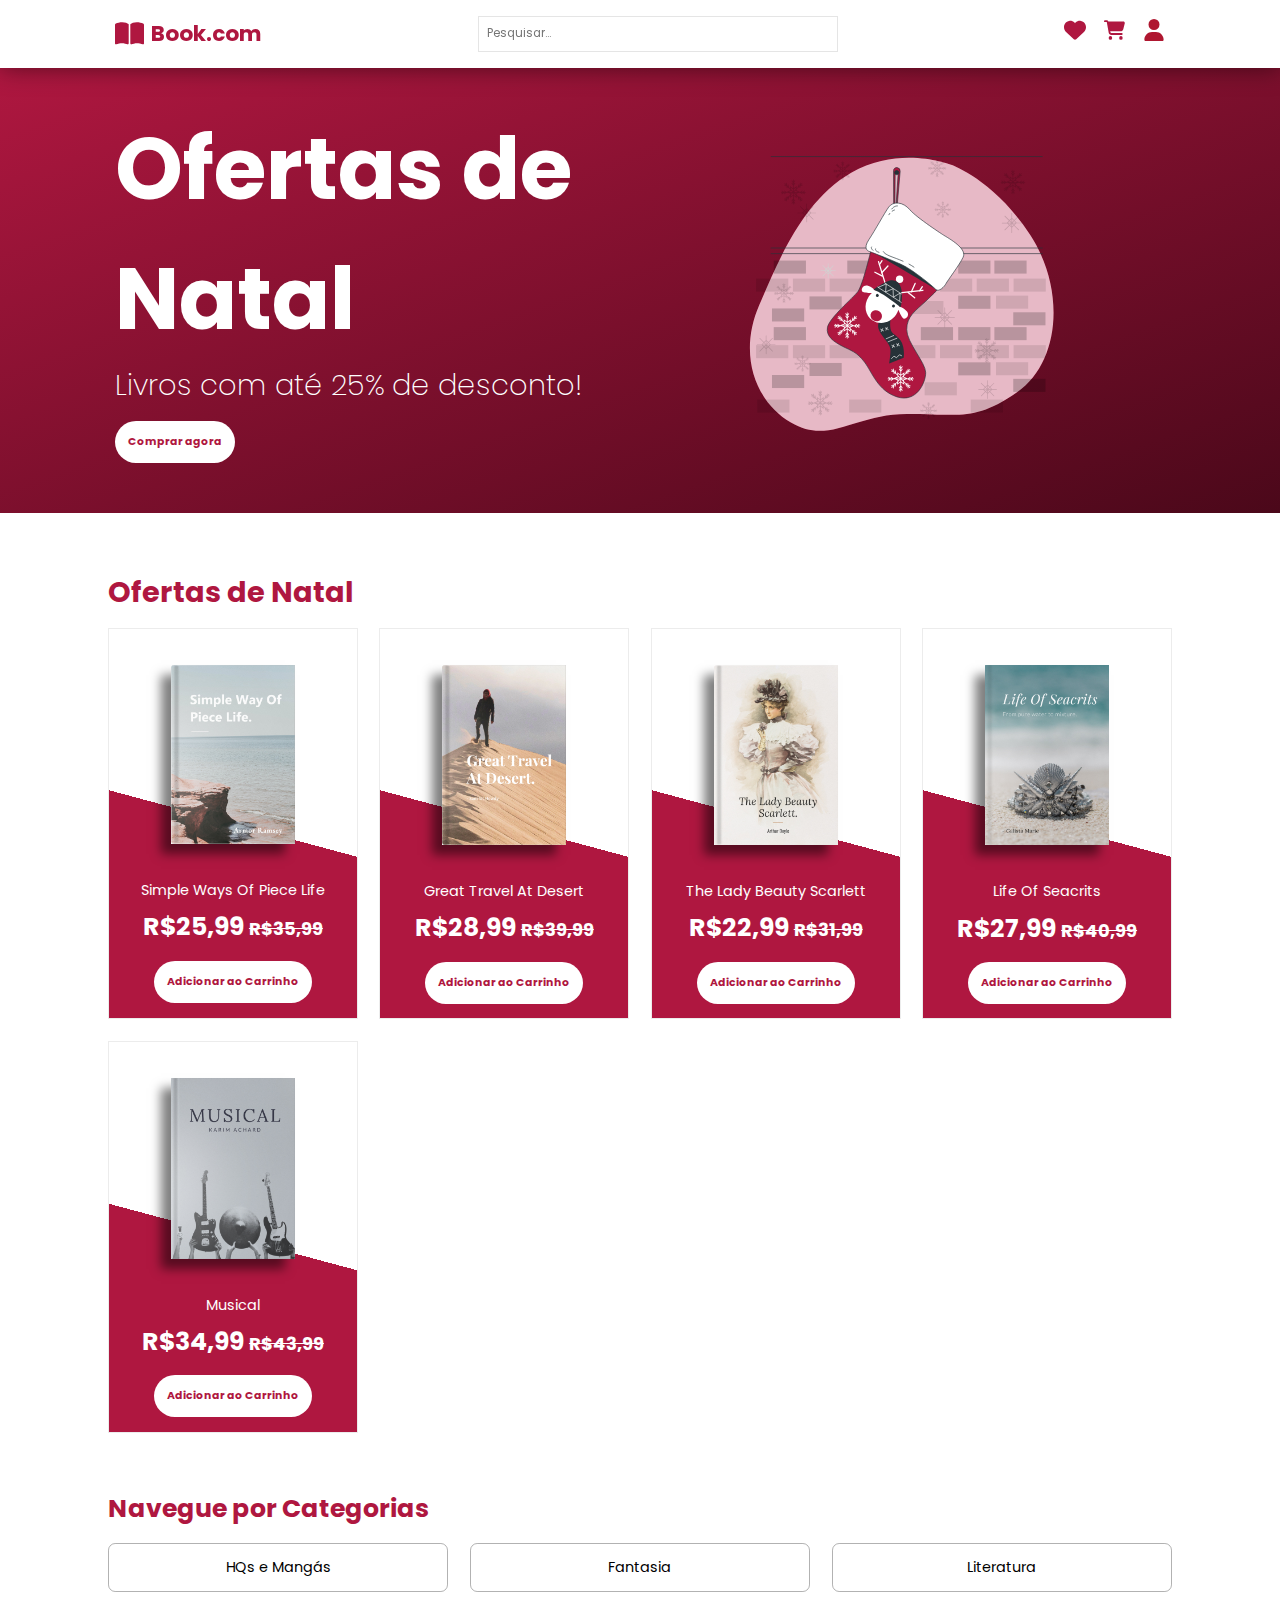
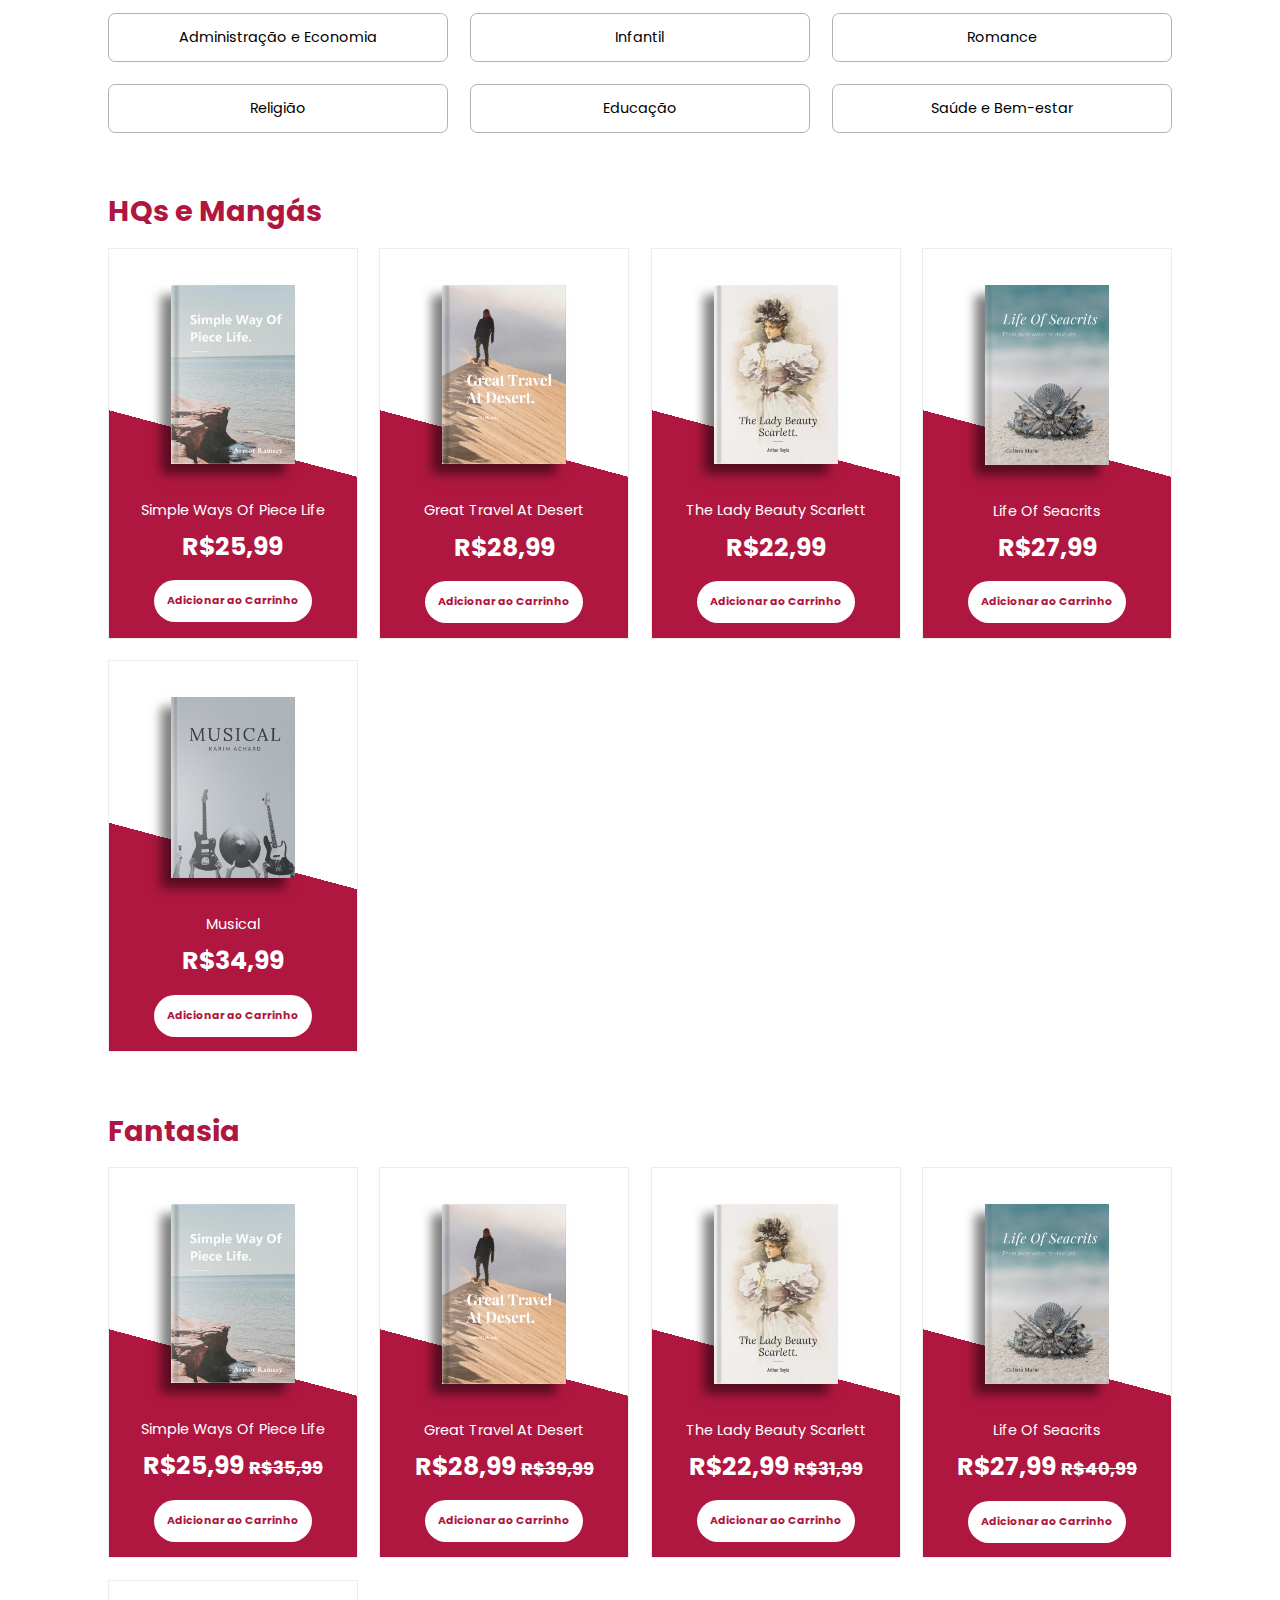
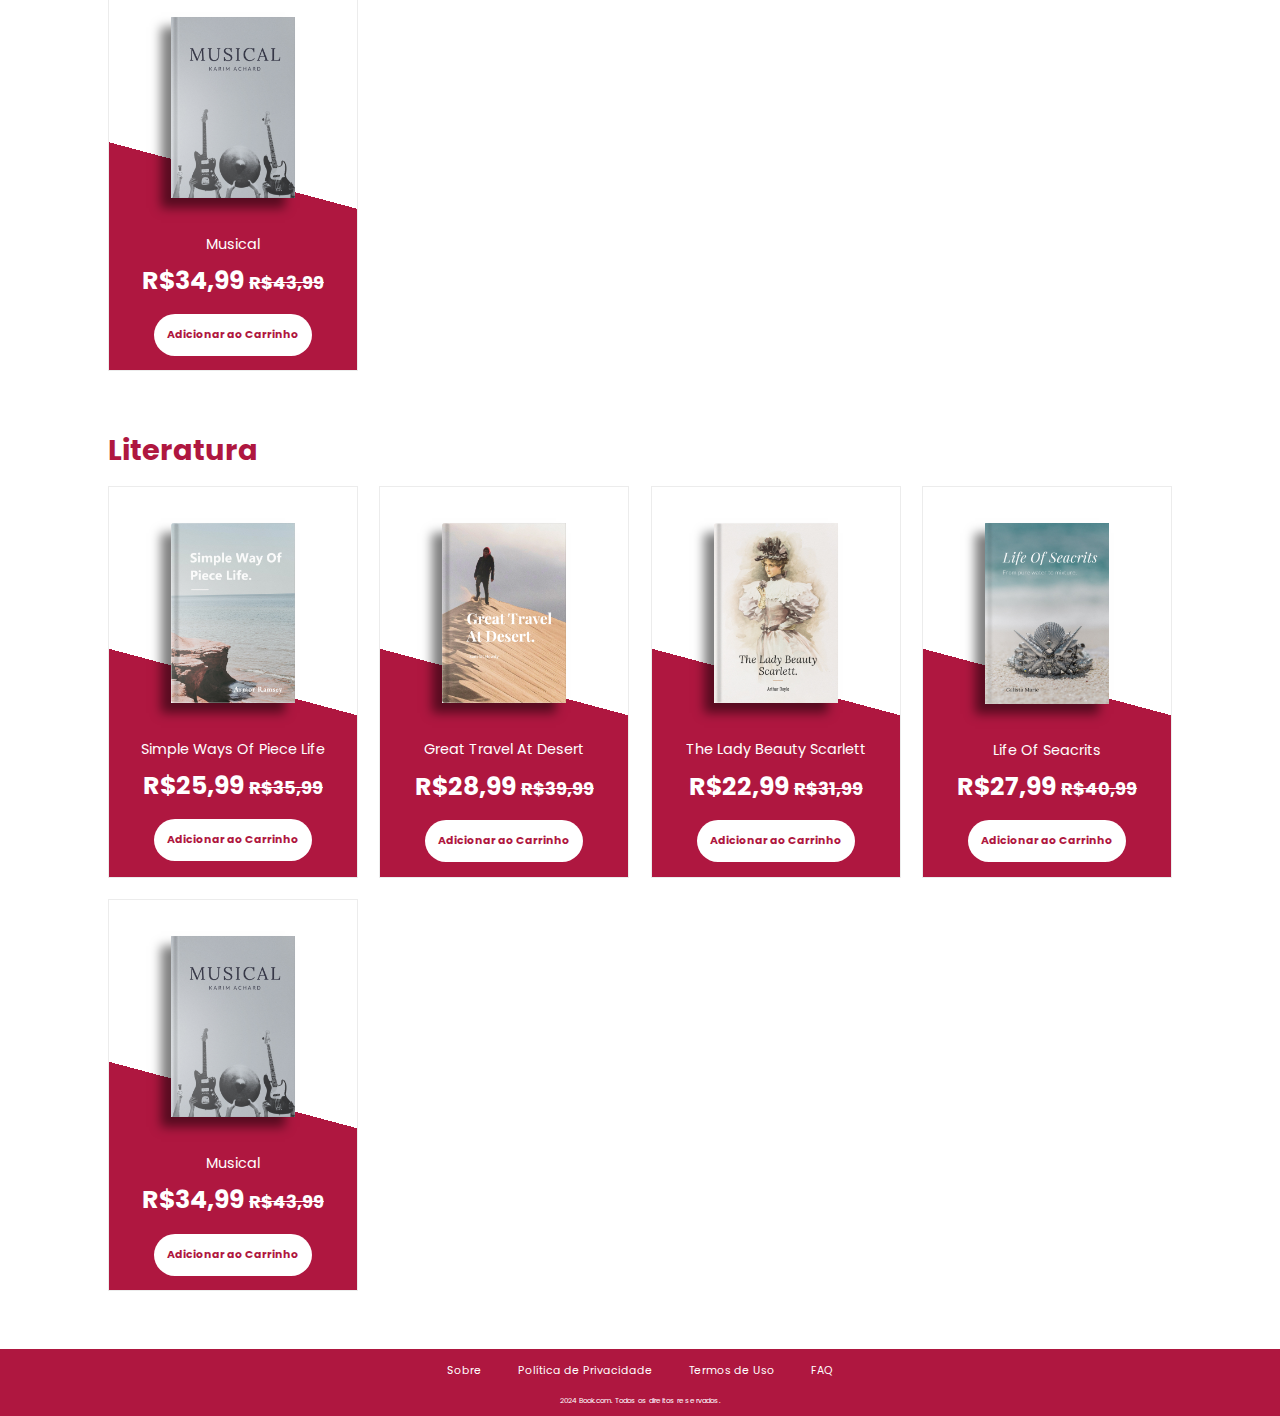
<file: index.html>
<!DOCTYPE html>
<html lang="pt-BR">

<head>
    <meta charset="UTF-8">
    <meta name="viewport" content="width=device-width, initial-scale=1.0">
    <link rel="icon" href="/E-Commerce-HTML-e-CSS/img/icons/book-open-solid.svg" type="image">
    <link rel="stylesheet" href="style.css">
    <title>Book.com</title>
</head>

<body>
    <header>
        <div class="container">
            <a href="#home" class="logo"><img src="img/icons/book-open-solid.svg">Book.com</a>

            <form>
                <input type="search" name="search" placeholder="Pesquisar...">
            </form>

            <div class="icons">
                <a href="#" class="icon"><img src="img/icons/search-solid.svg"></a>
                <a href="#" class="icon"><img src="img/icons/heart-solid.svg"></a>
                <a href="/E-Commerce-HTML-e-CSS/cart/cart.html" class="icon"><img src="img/icons/cart-shopping-solid.svg" alt=""></a>
                <a href="#" class="icon"><img src="img/icons/user-solid.svg"></a>
            </div>
        </div>
    </header>
    <main>
        <section class="home" id="home">
            <div class="snowfall">
                <div class="snowflake"></div>
                <div class="snowflake"></div>
                <div class="snowflake"></div>
                <div class="snowflake"></div>
                <div class="snowflake"></div>
                <div class="snowflake"></div>
                <div class="snowflake"></div>
                <div class="snowflake"></div>
                <div class="snowflake"></div>
                <div class="snowflake"></div>
            </div>
            <div class="content">
                <div class="content-text">
                    <h1>Ofertas de Natal</h1>
                    <p>Livros com até 25% de desconto!</p>
                    <a href="#christmas-sale" class="button">Comprar agora</a>
                </div>
                <div class="christmas-image">
                    <img src="img/christmas-stocking-animate.svg" class="book-image" alt="">
                </div>
            </div>
        </section>

        <div class="popular-books" id="christmas-sale">
            <h1>Ofertas de Natal</h1>
            <div class="book-sales">
                <div class="book">
                    <img src="img/books/product-item1.jpg" alt="">
                    <div class="book-showcase">
                        <p>Simple Ways Of Piece Life</p>
                        <h1>R$25,99 <span>R$35,99</span> </h1>
                        <a href="/E-Commerce-HTML-e-CSS/book-showcase/book1.html" class="button">Adicionar ao Carrinho</a>
                    </div>
                </div>
                <div class="book">
                    <img src="img/books/product-item2.jpg" alt="">
                    <div class="book-showcase">
                        <p>Great Travel At Desert</p>
                        <h1>R$28,99 <span>R$39,99</span></h1>
                        <a href="/E-Commerce-HTML-e-CSS/book-showcase/book2.html" class="button">Adicionar ao Carrinho</a>
                    </div>
                </div>
                <div class="book">
                    <img src="img/books/product-item3.jpg" alt="">
                    <div class="book-showcase">
                        <p>The Lady Beauty Scarlett</p>
                        <h1>R$22,99 <span>R$31,99</span></h1>
                        <a href="/E-Commerce-HTML-e-CSS/book-showcase/book3.html" class="button">Adicionar ao Carrinho</a>
                    </div>
                </div>
                <div class="book">
                    <img src="img/books/product-item6.jpg" alt="">
                    <div class="book-showcase">
                        <p>Life Of Seacrits</p>
                        <h1>R$27,99 <span>R$40,99</span></h1>
                        <a href="/E-Commerce-HTML-e-CSS/book-showcase/book4.html" class="button">Adicionar ao Carrinho</a>
                    </div>
                </div>
                <div class="book">
                    <img src="img/books/product-item8.jpg" alt="">
                    <div class="book-showcase">
                        <p>Musical</p>
                        <h1>R$34,99 <span>R$43,99</span> </h1>
                        <a href="/E-Commerce-HTML-e-CSS/book-showcase/book5.html" class="button">Adicionar ao Carrinho</a>
                    </div>
                </div>
            </div>
        </div>
        <div class="categories">
            <h1>Navegue por Categorias</h1>
            <div class="categories-list">
                <a href="#comics">HQs e Mangás</a>
                <a href="#fantasy">Fantasia</a>
                <a href="#literature">Literatura</a>
                <a href="#administration">Administração e Economia</a>
                <a href="#childish">Infantil</a>
                <a href="#romance">Romance</a>
                <a href="#religion">Religião</a>
                <a href="#education">Educação</a>
                <a href="#health">Saúde e Bem-estar</a>
            </div>
        </div>
        <div class="popular-books" id="comics">
            <h1>HQs e Mangás</h1>
            <div class="book-sales">
                <div class="book">
                    <img src="img/books/product-item1.jpg" alt="">
                    <div class="book-showcase">
                        <p>Simple Ways Of Piece Life</p>
                        <h1>R$25,99</h1>
                        <a href="" class="button">Adicionar ao Carrinho</a>
                    </div>
                </div>
                <div class="book">
                    <img src="img/books/product-item2.jpg" alt="">
                    <div class="book-showcase">
                        <p>Great Travel At Desert</p>
                        <h1>R$28,99</h1>
                        <a href="" class="button">Adicionar ao Carrinho</a>
                    </div>
                </div>
                <div class="book">
                    <img src="img/books/product-item3.jpg" alt="">
                    <div class="book-showcase">
                        <p>The Lady Beauty Scarlett</p>
                        <h1>R$22,99</h1>
                        <a href="" class="button">Adicionar ao Carrinho</a>
                    </div>
                </div>
                <div class="book">
                    <img src="img/books/product-item6.jpg" alt="">
                    <div class="book-showcase">
                        <p>Life Of Seacrits</p>
                        <h1>R$27,99</h1>
                        <a href="" class="button">Adicionar ao Carrinho</a>
                    </div>
                </div>
                <div class="book">
                    <img src="img/books/product-item8.jpg" alt="">
                    <div class="book-showcase">
                        <p>Musical</p>
                        <h1>R$34,99</h1>
                        <a href="" class="button">Adicionar ao Carrinho</a>
                    </div>
                </div>
            </div>
        </div>
        <div class="popular-books" id="fantasy">
            <h1>Fantasia</h1>
            <div class="book-sales">
                <div class="book">
                    <img src="img/books/product-item1.jpg" alt="">
                    <div class="book-showcase">
                        <p>Simple Ways Of Piece Life</p>
                        <h1>R$25,99 <span>R$35,99</span> </h1>
                        <a href="" class="button">Adicionar ao Carrinho</a>
                    </div>
                </div>
                <div class="book">
                    <img src="img/books/product-item2.jpg" alt="">
                    <div class="book-showcase">
                        <p>Great Travel At Desert</p>
                        <h1>R$28,99 <span>R$39,99</span></h1>
                        <a href="" class="button">Adicionar ao Carrinho</a>
                    </div>
                </div>
                <div class="book">
                    <img src="img/books/product-item3.jpg" alt="">
                    <div class="book-showcase">
                        <p>The Lady Beauty Scarlett</p>
                        <h1>R$22,99 <span>R$31,99</span> </h1>
                        <a href="" class="button">Adicionar ao Carrinho</a>
                    </div>
                </div>
                <div class="book">
                    <img src="img/books/product-item6.jpg" alt="">
                    <div class="book-showcase">
                        <p>Life Of Seacrits</p>
                        <h1>R$27,99 <span>R$40,99</span></h1>
                        <a href="" class="button">Adicionar ao Carrinho</a>
                    </div>
                </div>
                <div class="book">
                    <img src="img/books/product-item8.jpg" alt="">
                    <div class="book-showcase">
                        <p>Musical</p>
                        <h1>R$34,99 <span>R$43,99</span> </h1>
                        <a href="" class="button">Adicionar ao Carrinho</a>
                    </div>
                </div>
            </div>
        </div>
        <div class="popular-books" id="literature">
            <h1>Literatura</h1>
            <div class="book-sales">
                <div class="book">
                    <img src="img/books/product-item1.jpg" alt="">
                    <div class="book-showcase">
                        <p>Simple Ways Of Piece Life</p>
                        <h1>R$25,99 <span>R$35,99</span> </h1>
                        <a href="" class="button">Adicionar ao Carrinho</a>
                    </div>
                </div>
                <div class="book">
                    <img src="img/books/product-item2.jpg" alt="">
                    <div class="book-showcase">
                        <p>Great Travel At Desert</p>
                        <h1>R$28,99 <span>R$39,99</span></h1>
                        <a href="" class="button">Adicionar ao Carrinho</a>
                    </div>
                </div>
                <div class="book">
                    <img src="img/books/product-item3.jpg" alt="">
                    <div class="book-showcase">
                        <p>The Lady Beauty Scarlett</p>
                        <h1>R$22,99 <span>R$31,99</span> </h1>
                        <a href="" class="button">Adicionar ao Carrinho</a>
                    </div>
                </div>
                <div class="book">
                    <img src="img/books/product-item6.jpg" alt="">
                    <div class="book-showcase">
                        <p>Life Of Seacrits</p>
                        <h1>R$27,99 <span>R$40,99</span></h1>
                        <a href="" class="button">Adicionar ao Carrinho</a>
                    </div>
                </div>
                <div class="book">
                    <img src="img/books/product-item8.jpg" alt="">
                    <div class="book-showcase">
                        <p>Musical</p>
                        <h1>R$34,99 <span>R$43,99</span> </h1>
                        <a href="" class="button">Adicionar ao Carrinho</a>
                    </div>
                </div>
            </div>
        </div>
    </main>

    <footer>
        <ul>
            <li><a href="#">Sobre</a></li>
            <li><a href="#">Política de Privacidade</a></li>
            <li><a href="#">Termos de Uso</a></li>
            <li><a href="#">FAQ</a></li>
        </ul>
        <div class="legal-info">
            <p>2024 Book.com. Todos os direitos reservados.</p>
        </div>
        </div>
    </footer>
</body>

</html>
</file>
<file: style.css>
@import url('https://fonts.googleapis.com/css2?family=Poppins:wght@300;400;500;600&display=swap');

* {
    font-family: "Poppins", sans-serif;
    margin: 0;
    padding: 0;
    box-sizing: border-box;
    text-decoration: none;
    outline: none;
    border: none;
}

html {
    font-size: 62.5%;
    overflow-x: hidden;
    scroll-behavior: smooth;
    scroll-padding-top: calc(7.5vh + 4rem);
}

body {
    display: grid;
    grid-template-rows: auto 1fr auto;
    grid-template-areas:
        "header" "main" "footer";
}

.button {
    font-size: 1.5rem;
    font-weight: bold;
    padding: 1.8rem;
    border-radius: 4rem;
    margin: 2rem 0;
    display: inline-block;
    color: #AF1740;
    background-color: white;
}

.button:hover {
    transition-duration: 0.4s;
    background-color: #8b0c2e;
    color: white;
}

header {
    grid-area: header;
    position: sticky;
    top: 0;
    z-index: 100;
}

header .container {
    background-color: #FFFFFF;
    height: 7.5vh;
    padding: 1.5rem 9%;
    display: flex;
    align-items: center;
    justify-content: space-between;
    box-shadow: 0 0 24px rgba(0, 0, 0, 0.5);
}

header .container .logo {
    display: flex;
    justify-content: center;
    align-items: center;
    font-size: 3rem;
    font-weight: bolder;
    color: #AF1740;
}

header .container .logo img {
    height: 4rem;
    width: 4rem;
    margin-right: 1rem;
}

header .container form {
    width: 50rem;
    height: 5rem;
    border: 0.1rem solid rgba(0, 0, 0, 0.1);
    overflow: hidden;
    background-color: #FFFFFF;
    display: flex;
    align-items: center;
}

header .container form input {
    font-size: 1.6rem;
    padding: 0 1.2rem;
    height: 100%;
    width: 100%;
    color: black;
}

header .container .icons {
    display: flex;
    align-items: center;
    flex-wrap: nowrap;
    justify-content: flex-start;
    gap: 1rem;
}

header .container:nth-child(1) .icons div,
header .container:nth-child(1) .icons a {
    font-size: 2.5rem;
    margin-left: 1.5rem;
    color: black;
    cursor: pointer;
}

header .container .icons .icon img {
    height: 3rem;
    width: 3rem;
}

header .container .icons .icon:nth-child(1) {
    display: none;
}

header .container .icons div:hover,
header .container .icons a:hover {
    color: var(--main-color);
}

main {
    grid-area: main;
}

section {
    padding: 5rem 9%;
    position: relative;
}

.book-image {
    width: 25vw;
}

section .content {
    display: flex;
    align-items: center;
    justify-content: center;
}

section .content .content-text {
    width: 50vw;
    color: white;
}

section .content .content-text h1 {
    font-size: 12rem;
}

section .content .content-text p {
    font-size: 4rem;
    font-weight: 200;
}

section .content .christmas-image {
    display: flex;
    justify-content: center;
    width: 50vw;
}

section .content .content-text .button:hover {
    background-color: #6d0622;
    color: white;
}

.snowfall {
    position: absolute;
    z-index: -1;
    inset: 0;
    overflow: hidden;
    background-image: linear-gradient(to bottom right, #AF1740, #4b081a);
}

.snowflake {
    --small: 3px;
    --medium: 7px;
    width: 3px;
    height: 3px;
    position: absolute;
    background-color: #fff;
    border-radius: 50%;
    animation: snow 6s linear infinite, wind 10s ease-in-out infinite;
    top: -10%;
    left: 10%;
}

.snowflake:nth-child(2n + 3) {
    width: 7px;
    height: 7px;
}

.snowflake:nth-child(1) {
    left: 25%;
    animation-delay: 1s;
}

.snowflake:nth-child(2) {
    left: 85%;
    animation-delay: 1.5s;
}

.snowflake:nth-child(3) {
    left: 30%;
    animation-delay: 2s;
}

.snowflake:nth-child(4) {
    left: 65%;
    animation-delay: 2.5s;
}

.snowflake:nth-child(5) {
    left: 25%;
    animation-delay: 3s;
}

.snowflake:nth-child(6) {
    left: 95%;
    animation-delay: 3.5s;
}

.snowflake:nth-child(7) {
    left: 55%;
    animation-delay: 4s;
}

.snowflake:nth-child(8) {
    left: 10%;
    animation-delay: 4.5s;
}

.snowflake:nth-child(9) {
    left: 70%;
    animation-delay: 5s;
}

.snowflake:nth-child(10) {
    left: 20%;
    animation-delay: 5.5s;
}

@keyframes snow {
    100% {
        top: 100%;
    }
}

@keyframes wind {
    50% {
        transform: translateX(120px);
    }
}

.popular-books {
    margin: 8rem 15rem;
}

.popular-books > h1{
    font-weight: bolder;
    color: #AF1740;
    font-size: 4rem;
    text-align: start;
    padding-bottom: 2rem;
}

.popular-books .book-sales {
    display: grid;
    grid-template-columns: repeat(5, 1fr);
    gap: 3rem;
}

.popular-books .book-sales .book{
    border: 0.1rem solid #ececec;
    background: linear-gradient(15deg, #AF1740 50%, #ffffff 50%);
    display: flex;
    flex-direction: column;
    transition-duration: 0.4s;
}

.popular-books .book-sales .book img {
    width: 50%;
    height: auto;
    align-self: center;
    margin: 5rem;
    box-shadow: -10px 10px 10px rgba(0, 0, 0, 0.5);
    transition: transform 0.3s ease;
}

.popular-books .book-sales .book .book-showcase {
    color: white;
    text-align: center;
}

.popular-books .book-sales .book .book-showcase p {
    font-size: 2rem;
    margin-bottom: 1rem;
}

.popular-books .book-sales .book .book-showcase h1{
    font-size: 3.5rem;
}

.popular-books .book-sales .book .book-showcase h1 span {
    text-decoration:line-through;
    font-size: 2.5rem;
}

.popular-books .book-sales .book:hover{
    border-color: #AF1740;
}

.popular-books .book-sales .book img:hover{
    transform: scale(1.1);
}

.categories {
    margin: 8rem 15rem;
    display: flex;
    flex-direction: column;
}

.categories h1 {
    font-size: 3.5rem;
    color: #AF1740;
    padding-bottom: 2rem;
}

.categories-list {
    display: grid;
    grid-template-columns: repeat(3, 1fr);
    gap: 3rem;
    height: 100%;
    width: 100%;
}

.categories-list > a {
    padding: 1.8rem;
    font-size: 2rem;
    text-align: center;
    border: 1px solid rgba(0, 0, 0, 0.3);
    color: black;
    /* background-color: #AF1740; */
    border-radius: 1rem;
}

.categories-list > a:hover {
    background-color: #AF1740;
    border-color: #AF1740;
    color: white;
    transition-duration: 0.5s;
}

footer {
    grid-area: footer;
    height: 7.5vh;
    width: 100%;
    background-color: #AF1740;
    display: flex;
    flex-direction: column;
    justify-content: center;
    align-items: center;
}

footer ul {
    width: 100%;
    display: flex;
    flex-direction: row;
    justify-content: center;
    gap: 5rem;
    list-style-type: none;
    padding-top: 2rem;
}

footer ul li a {
    color: white;
    font-size: 1.5rem;
}

footer .legal-info {
    height: 100%;
    display: flex;
    align-items: center;
    justify-content: center;
    color: white;
    padding-top: 1rem;
}

@media (max-width: 1920px) {
    html {
        font-size: 60%
    }
}

@media (max-width: 1768px) {
    html {
        font-size: 55%;
    }

    .popular-books .book-sales {
        grid-template-columns: repeat(4, 1fr);
    }
}

@media (max-width: 1460px) {
    html {
        font-size: 55%;
    }
}

@media (max-width:1280px) {
    html {
        font-size: 45%;
    }

    .popular-books .book-sales {
        grid-template-columns: repeat(4, 1fr);
    }
}

@media (max-width:1080px) {
    html {
        font-size: 40%;
    }

    .popular-books .book-sales {
        grid-template-columns: repeat(3, 1fr);
    }
}

@media (max-width:991px) {
    html {
        font-size: 40%;
    }
}

@media (max-width: 900px) {
    html {
        font-size: 40%;
    }

    .popular-books .book-sales {
        grid-template-columns: repeat(2, 1fr);
    }

    main .content {
        display: flex;
        flex-direction: column-reverse;
        text-align: center;
    }

    main .content img {
        width: 30vw;
    }

    main .content-text .button {
        font-size: 3rem;
    }

    main .content-text .button:hover {
        background-color: #1b0209;
    } 
}

@media (max-width:787px) {
    html {
        font-size: 40%;
    }
}

@media (max-width: 680px) {
    html {
        font-size: 35%;
    }
    .popular-books .book-sales {
        grid-template-columns: repeat(1, 1fr);
    }

    .categories-list {
        grid-template-columns: repeat(2, 1fr);
    }

    header .container form {
        display: none;
        border: none;
    }

    header .container .icons .icon:nth-child(1) {
        display: block;
    }

    main .content img {
        width: 40vw;
    }
}

@media (max-width: 510px) {
    html {
        font-size: 30%;
    }

    header .container form {
        display: none;
        border: none;
    }

    header .container .icons .icon:nth-child(1) {
        display: block;
    }

    main .content img {
        width: 50vw;
    }
}

@media (max-width: 360px) {
    html {
        font-size: 25%;
    }
}
</file>
